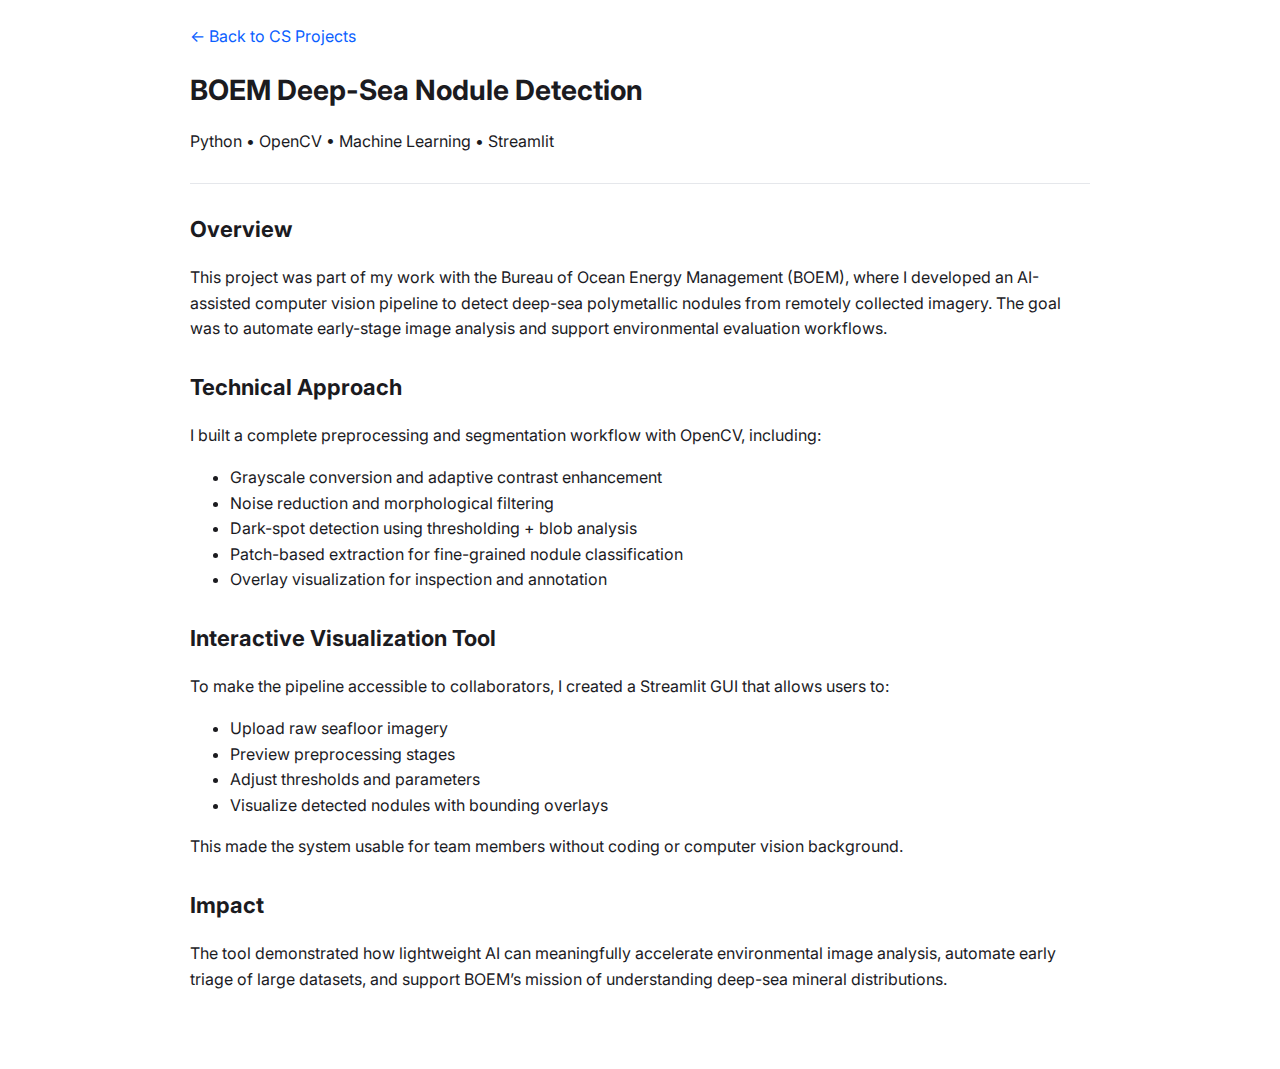
<file: BOEM.html>
<!DOCTYPE html>
<html lang="en">
<head>
  <meta charset="utf-8" />
  <meta name="viewport" content="width=device-width, initial-scale=1" />
  <title>BOEM Deep-Sea Nodule Detection</title>

  <link href="https://fonts.googleapis.com/css2?family=Inter:wght@400;500;600;700&display=swap" rel="stylesheet">

  <style>
    body {
      margin: 0;
      padding: 0;
      font: 16px/1.6 Inter, system-ui;
      background: #ffffff;
      color: #1b1b1f;
    }
    .wrap {
      max-width: 900px;
      margin: 0 auto;
      padding: 24px 20px 60px;
    }
    a { color: #0b5fff; text-decoration: none; }
    a:hover { text-decoration: underline; }

    header {
      border-bottom: 1px solid #e5e7eb;
      padding-bottom: 12px;
      margin-bottom: 24px;
    }

    h1 { font-size: 28px; margin-bottom: 10px; }
    h2 { margin-top: 28px; font-size: 22px; }

    .section {
      margin-top: 20px;
    }
  </style>
</head>

<body>
  <div class="wrap">

    <header>
      <a href="CS-Projects.html">&larr; Back to CS Projects</a>
      <h1>BOEM Deep-Sea Nodule Detection</h1>
      <p class="muted">Python • OpenCV • Machine Learning • Streamlit</p>
    </header>

    <section class="section">
      <h2>Overview</h2>
      <p>
        This project was part of my work with the Bureau of Ocean Energy Management (BOEM),
        where I developed an AI-assisted computer vision pipeline to detect deep-sea polymetallic
        nodules from remotely collected imagery. The goal was to automate early-stage image analysis
        and support environmental evaluation workflows.
      </p>
    </section>

    <section class="section">
      <h2>Technical Approach</h2>
      <p>
        I built a complete preprocessing and segmentation workflow with OpenCV, including:
      </p>
      <ul>
        <li>Grayscale conversion and adaptive contrast enhancement</li>
        <li>Noise reduction and morphological filtering</li>
        <li>Dark-spot detection using thresholding + blob analysis</li>
        <li>Patch-based extraction for fine-grained nodule classification</li>
        <li>Overlay visualization for inspection and annotation</li>
      </ul>
    </section>

    <section class="section">
      <h2>Interactive Visualization Tool</h2>
      <p>
        To make the pipeline accessible to collaborators, I created a Streamlit GUI that allows users to:
      </p>
      <ul>
        <li>Upload raw seafloor imagery</li>
        <li>Preview preprocessing stages</li>
        <li>Adjust thresholds and parameters</li>
        <li>Visualize detected nodules with bounding overlays</li>
      </ul>
      <p>
        This made the system usable for team members without coding or computer vision background.
      </p>
    </section>

    <section class="section">
      <h2>Impact</h2>
      <p>
        The tool demonstrated how lightweight AI can meaningfully accelerate environmental image
        analysis, automate early triage of large datasets, and support BOEM’s mission of understanding
        deep-sea mineral distributions.
      </p>
    </section>

  </div>
</body>
</html>
</file>
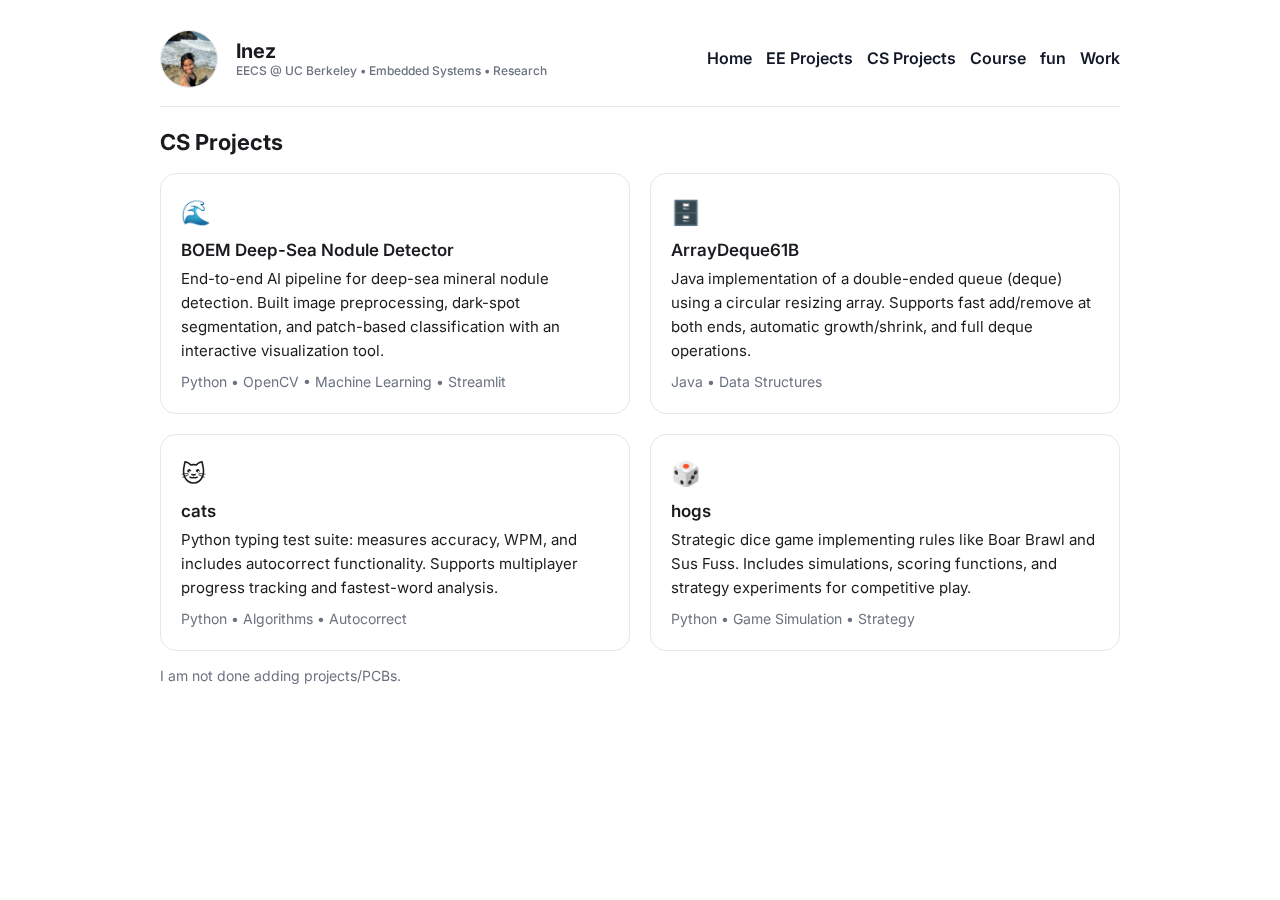
<file: CS-Projects.html>
<!DOCTYPE html>
<html lang="en">
<head>
  <meta charset="utf-8" />
  <meta name="viewport" content="width=device-width, initial-scale=1" />

  <title>Inez — CS Projects</title>
  <meta name="description" content="Inez's computer science projects." />

  <link rel="preconnect" href="https://fonts.gstatic.com" crossorigin>
  <link href="https://fonts.googleapis.com/css2?family=Inter:wght@400;500;600;700&family=PT+Serif:wght@400;700&display=swap" rel="stylesheet">

  <style>
    :root {
      --bg: #ffffff;
      --fg: #1b1b1f;
      --muted: #6b7280;
      --link: #0b5fff;
      --accent: #111827;
      --maxw: 960px;
    }

    html, body {
      margin: 0;
      padding: 0;
      background: var(--bg);
      color: var(--fg);
      font: 16px/1.6 Inter, system-ui, -apple-system, Segoe UI, Roboto, Helvetica, Arial;
    }

    a { color: var(--link); text-decoration: none; }
    a:hover { text-decoration: underline; }

    .wrap {
      max-width: var(--maxw);
      margin: 0 auto;
      padding: 24px 20px 80px;
    }

    header {
      display: flex;
      align-items: center;
      gap: 18px;
      padding: 6px 0 18px;
      border-bottom: 1px solid #e5e7eb;
      position: sticky;
      top: 0;
      background: rgba(255,255,255,.8);
      backdrop-filter: saturate(120%) blur(8px);
    }

    .avatar {
      width: 56px;
      height: 56px;
      border-radius: 50%;
      object-fit: cover;
      border: 1px solid #e5e7eb;
    }

    .title {
      display: flex;
      flex-direction: column;
    }
    .title h1 {
      font: 700 20px/1.2 Inter;
      margin: 0;
    }
    .title .sub {
      font: 500 12px/1.3 Inter;
      color: var(--muted);
    }

    nav {
      margin-left: auto;
      display: flex;
      gap: 14px;
      flex-wrap: wrap;
    }
    nav a {
      font-weight: 600;
      color: var(--accent);
    }

    main { margin-top: 22px; }
    h2 { font: 700 22px/1.2 Inter; margin: 0 0 18px; }

    /* Project grid */
    .projects-grid {
      display: grid;
      gap: 20px;
      grid-template-columns: 1fr;
    }
    @media (min-width: 700px) {
      .projects-grid { grid-template-columns: 1fr 1fr; }
    }

    .project-card {
      border: 1px solid #e5e7eb;
      border-radius: 16px;
      padding: 20px;
      background: #fff;
      transition: all 0.2s ease;
    }
    .project-card:hover {
      box-shadow: 0 4px 12px rgba(0,0,0,0.08);
      transform: translateY(-2px);
    }

    .project-icon { font-size: 24px; margin-bottom: 6px; }

    .project-title {
      font: 600 17px/1.3 Inter;
      margin: 0 0 6px;
    }

    .project-desc { margin: 0 0 8px; font-size: 15px; }
    .muted { color: var(--muted); font-size: 14px; }

    footer {
      margin-top: 36px;
      padding-top: 18px;
      border-top: 1px solid #e5e7eb;
      color: var(--muted);
      font-size: 13px;
    }
  </style>
</head>

<body>
  <div class="wrap">
<header>
  <img class="avatar" src="images/me.png" alt="Portrait of Inez" />
  <div class="title">
    <h1>Inez</h1>
    <div class="sub">EECS @ UC Berkeley • Embedded Systems • Research</div>
  </div>
  <nav>
    <a href="index.html">Home</a>
    <a href="EE-Projects.html">EE Projects</a>
    <a href="CS-Projects.html">CS Projects</a>
    <a href="Courses.html">Course</a>
    <a href="Hobbies.html">fun</a>
    <a href="Work.html">Work</a>
  </nav>
</header>

    <main>
      <h2>CS Projects</h2>
      <div class="projects-grid">

      <div class="project-card" onclick="window.location='BOEM.html'" style="cursor:pointer;">
        <div class="project-icon">🌊</div>
        <div class="project-title">BOEM Deep-Sea Nodule Detector</div>
        <p class="project-desc">
        End-to-end AI pipeline for deep-sea mineral nodule detection. Built image preprocessing,
        dark-spot segmentation, and patch-based classification with an interactive visualization tool.
        </p>
        <div class="muted">Python • OpenCV • Machine Learning • Streamlit</div>
      </div>


        <div class="project-card">
          <div class="project-icon">🗄️</div>
          <div class="project-title">ArrayDeque61B</div>
          <p class="project-desc">
            Java implementation of a double-ended queue (deque) using a circular resizing array. Supports fast add/remove at both ends, automatic growth/shrink, and full deque operations.
          </p>
          <div class="muted">Java • Data Structures</div>
        </div>

        <div class="project-card">
          <div class="project-icon">🐱</div>
          <div class="project-title">cats</div>
          <p class="project-desc">
            Python typing test suite: measures accuracy, WPM, and includes autocorrect functionality. Supports multiplayer progress tracking and fastest-word analysis.
          </p>
          <div class="muted">Python • Algorithms • Autocorrect</div>
        </div>

        <div class="project-card">
          <div class="project-icon">🎲</div>
          <div class="project-title">hogs</div>
          <p class="project-desc">
            Strategic dice game implementing rules like Boar Brawl and Sus Fuss. Includes simulations, scoring functions, and strategy experiments for competitive play.
          </p>
          <div class="muted">Python • Game Simulation • Strategy</div>
        </div>
      </div>
         <p class="muted">
      I am not done adding projects/PCBs.
    </main>
  </div>
</body>
</html>
</file>
